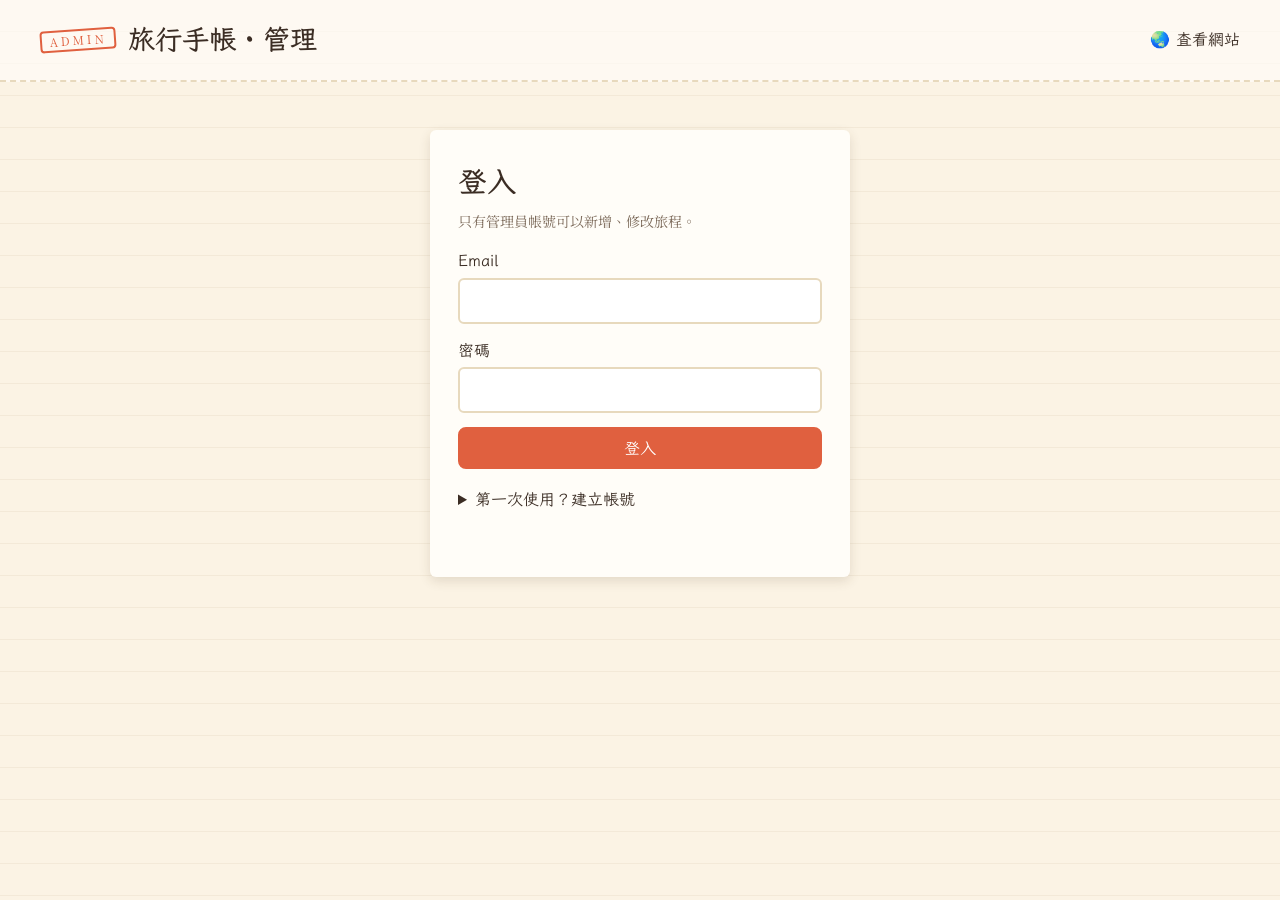
<file: admin.html>
<!DOCTYPE html>
<html lang="zh-Hant">
<head>
  <meta charset="UTF-8">
  <meta name="viewport" content="width=device-width, initial-scale=1.0">
  <meta name="robots" content="noindex">
  <title>旅行手帳・管理</title>
  <link rel="preconnect" href="https://fonts.googleapis.com">
  <link rel="preconnect" href="https://fonts.gstatic.com" crossorigin>
  <link href="https://fonts.googleapis.com/css2?family=LXGW+WenKai+TC:wght@400;700&family=Noto+Serif+TC:wght@400;600&display=swap" rel="stylesheet">
  <link rel="stylesheet" href="lib/leaflet/leaflet.css">
  <link rel="stylesheet" href="admin.css">
</head>
<body>

  <header class="a-header">
    <div class="a-brand">
      <span class="a-stamp">ADMIN</span>
      <h1>旅行手帳・管理</h1>
    </div>
    <div class="a-user">
      <span id="who"></span>
      <a href="index.html" target="_blank" class="a-link">🌏 查看網站</a>
      <button id="logout" class="a-btn ghost" hidden>登出</button>
    </div>
  </header>

  <!-- ===== 登入 ===== -->
  <section id="login-view" class="login card" hidden>
    <h2>登入</h2>
    <p class="hint">只有管理員帳號可以新增、修改旅程。</p>
    <form id="login-form">
      <label>Email<input id="login-email" type="email" autocomplete="username" required></label>
      <label>密碼<input id="login-password" type="password" autocomplete="current-password" minlength="6" required></label>
      <button type="submit" class="a-btn primary">登入</button>
    </form>
    <details class="signup">
      <summary>第一次使用？建立帳號</summary>
      <p class="hint">用管理員的 Email 設定一組密碼（至少 6 個字）。建立後，信箱會收到確認信，點信裡的連結完成確認，再回到這裡登入。</p>
      <button id="signup" class="a-btn">用上面的 Email 和密碼建立帳號</button>
    </details>
    <p id="login-msg" class="msg" role="status"></p>
  </section>

  <!-- ===== 管理畫面 ===== -->
  <div id="app-view" class="app" hidden>

    <aside class="side card">
      <button id="new-trip" class="a-btn primary wide">＋ 新增旅程</button>
      <ul id="trip-list" class="trip-list" aria-label="旅程清單"></ul>
    </aside>

    <section class="editor card" aria-labelledby="editor-title">
      <div class="editor-head">
        <h2 id="editor-title">編輯旅程</h2>
        <span id="dirty" class="dirty" hidden>● 尚未儲存</span>
      </div>

      <form id="trip-form" novalidate>
        <div class="grid">
          <label class="full"><span>標題 <b>*</b></span>
            <input name="title" required maxlength="60" placeholder="例如：京都・楓紅的季節">
          </label>
          <label><span>國家 <b>*</b></span>
            <input name="country" required maxlength="30" placeholder="日本">
          </label>
          <label>城市／地區
            <input name="city" maxlength="30" placeholder="京都">
          </label>
          <label><span>出發日期 <b>*</b></span>
            <input name="date" type="date" required>
          </label>
          <label>回程日期
            <input name="endDate" type="date">
          </label>
        </div>

        <fieldset>
          <legend>📍 地圖位置 <b>*</b></legend>
          <div class="search-row">
            <input id="place-search" type="search" placeholder="輸入地名搜尋，例如：清水寺、Reykjavik">
            <button type="button" id="place-search-btn" class="a-btn">搜尋</button>
          </div>
          <ul id="search-results" class="search-results" hidden></ul>
          <div id="pick-map" class="pick-map" aria-label="點地圖設定位置"></div>
          <p class="hint">搜尋地名，或直接在地圖上點一下（圖釘可以拖曳）。也可以從 Google 地圖複製座標貼到下面。</p>
          <div class="grid three">
            <label>緯度<input name="lat" type="number" step="any" min="-90" max="90" required></label>
            <label>經度<input name="lng" type="number" step="any" min="-180" max="180" required></label>
            <label>貼上座標<input id="paste-coords" placeholder="25.0330, 121.5654"></label>
          </div>
        </fieldset>

        <fieldset>
          <legend>📷 照片</legend>
          <label class="drop" id="drop">
            <input id="photo-input" type="file" accept="image/jpeg,image/png,image/webp" multiple>
            <span>點這裡選照片，或把照片拖進來<br><small>會自動縮小到適合網頁的大小（最長邊 1600px）</small></span>
          </label>
          <ul id="photos" class="photos"></ul>
        </fieldset>

        <label class="full">✍️ 心得
          <textarea name="story" rows="10" placeholder="寫下這趟旅程的故事……空一行就是新的一段。"></textarea>
        </label>

        <div class="actions">
          <button type="submit" id="save" class="a-btn primary">💾 儲存</button>
          <button type="button" id="delete" class="a-btn danger">🗑 刪除這趟旅程</button>
        </div>
      </form>
    </section>
  </div>

  <div id="toast" class="toast" role="status"></div>

  <script src="lib/leaflet/leaflet.js"></script>
  <script src="lib/world.js"></script>
  <script src="config.js"></script>
  <script src="admin.js"></script>
</body>
</html>
</file>
<file: lib/leaflet/leaflet.css>
/* required styles */

.leaflet-pane,
.leaflet-tile,
.leaflet-marker-icon,
.leaflet-marker-shadow,
.leaflet-tile-container,
.leaflet-pane > svg,
.leaflet-pane > canvas,
.leaflet-zoom-box,
.leaflet-image-layer,
.leaflet-layer {
	position: absolute;
	left: 0;
	top: 0;
	}
.leaflet-container {
	overflow: hidden;
	}
.leaflet-tile,
.leaflet-marker-icon,
.leaflet-marker-shadow {
	-webkit-user-select: none;
	   -moz-user-select: none;
	        user-select: none;
	  -webkit-user-drag: none;
	}
/* Prevents IE11 from highlighting tiles in blue */
.leaflet-tile::selection {
	background: transparent;
}
/* Safari renders non-retina tile on retina better with this, but Chrome is worse */
.leaflet-safari .leaflet-tile {
	image-rendering: -webkit-optimize-contrast;
	}
/* hack that prevents hw layers "stretching" when loading new tiles */
.leaflet-safari .leaflet-tile-container {
	width: 1600px;
	height: 1600px;
	-webkit-transform-origin: 0 0;
	}
.leaflet-marker-icon,
.leaflet-marker-shadow {
	display: block;
	}
/* .leaflet-container svg: reset svg max-width decleration shipped in Joomla! (joomla.org) 3.x */
/* .leaflet-container img: map is broken in FF if you have max-width: 100% on tiles */
.leaflet-container .leaflet-overlay-pane svg {
	max-width: none !important;
	max-height: none !important;
	}
.leaflet-container .leaflet-marker-pane img,
.leaflet-container .leaflet-shadow-pane img,
.leaflet-container .leaflet-tile-pane img,
.leaflet-container img.leaflet-image-layer,
.leaflet-container .leaflet-tile {
	max-width: none !important;
	max-height: none !important;
	width: auto;
	padding: 0;
	}

.leaflet-container img.leaflet-tile {
	/* See: https://bugs.chromium.org/p/chromium/issues/detail?id=600120 */
	mix-blend-mode: plus-lighter;
}

.leaflet-container.leaflet-touch-zoom {
	-ms-touch-action: pan-x pan-y;
	touch-action: pan-x pan-y;
	}
.leaflet-container.leaflet-touch-drag {
	-ms-touch-action: pinch-zoom;
	/* Fallback for FF which doesn't support pinch-zoom */
	touch-action: none;
	touch-action: pinch-zoom;
}
.leaflet-container.leaflet-touch-drag.leaflet-touch-zoom {
	-ms-touch-action: none;
	touch-action: none;
}
.leaflet-container {
	-webkit-tap-highlight-color: transparent;
}
.leaflet-container a {
	-webkit-tap-highlight-color: rgba(51, 181, 229, 0.4);
}
.leaflet-tile {
	filter: inherit;
	visibility: hidden;
	}
.leaflet-tile-loaded {
	visibility: inherit;
	}
.leaflet-zoom-box {
	width: 0;
	height: 0;
	-moz-box-sizing: border-box;
	     box-sizing: border-box;
	z-index: 800;
	}
/* workaround for https://bugzilla.mozilla.org/show_bug.cgi?id=888319 */
.leaflet-overlay-pane svg {
	-moz-user-select: none;
	}

.leaflet-pane         { z-index: 400; }

.leaflet-tile-pane    { z-index: 200; }
.leaflet-overlay-pane { z-index: 400; }
.leaflet-shadow-pane  { z-index: 500; }
.leaflet-marker-pane  { z-index: 600; }
.leaflet-tooltip-pane   { z-index: 650; }
.leaflet-popup-pane   { z-index: 700; }

.leaflet-map-pane canvas { z-index: 100; }
.leaflet-map-pane svg    { z-index: 200; }

.leaflet-vml-shape {
	width: 1px;
	height: 1px;
	}
.lvml {
	behavior: url(#default#VML);
	display: inline-block;
	position: absolute;
	}


/* control positioning */

.leaflet-control {
	position: relative;
	z-index: 800;
	pointer-events: visiblePainted; /* IE 9-10 doesn't have auto */
	pointer-events: auto;
	}
.leaflet-top,
.leaflet-bottom {
	position: absolute;
	z-index: 1000;
	pointer-events: none;
	}
.leaflet-top {
	top: 0;
	}
.leaflet-right {
	right: 0;
	}
.leaflet-bottom {
	bottom: 0;
	}
.leaflet-left {
	left: 0;
	}
.leaflet-control {
	float: left;
	clear: both;
	}
.leaflet-right .leaflet-control {
	float: right;
	}
.leaflet-top .leaflet-control {
	margin-top: 10px;
	}
.leaflet-bottom .leaflet-control {
	margin-bottom: 10px;
	}
.leaflet-left .leaflet-control {
	margin-left: 10px;
	}
.leaflet-right .leaflet-control {
	margin-right: 10px;
	}


/* zoom and fade animations */

.leaflet-fade-anim .leaflet-popup {
	opacity: 0;
	-webkit-transition: opacity 0.2s linear;
	   -moz-transition: opacity 0.2s linear;
	        transition: opacity 0.2s linear;
	}
.leaflet-fade-anim .leaflet-map-pane .leaflet-popup {
	opacity: 1;
	}
.leaflet-zoom-animated {
	-webkit-transform-origin: 0 0;
	    -ms-transform-origin: 0 0;
	        transform-origin: 0 0;
	}
svg.leaflet-zoom-animated {
	will-change: transform;
}

.leaflet-zoom-anim .leaflet-zoom-animated {
	-webkit-transition: -webkit-transform 0.25s cubic-bezier(0,0,0.25,1);
	   -moz-transition:    -moz-transform 0.25s cubic-bezier(0,0,0.25,1);
	        transition:         transform 0.25s cubic-bezier(0,0,0.25,1);
	}
.leaflet-zoom-anim .leaflet-tile,
.leaflet-pan-anim .leaflet-tile {
	-webkit-transition: none;
	   -moz-transition: none;
	        transition: none;
	}

.leaflet-zoom-anim .leaflet-zoom-hide {
	visibility: hidden;
	}


/* cursors */

.leaflet-interactive {
	cursor: pointer;
	}
.leaflet-grab {
	cursor: -webkit-grab;
	cursor:    -moz-grab;
	cursor:         grab;
	}
.leaflet-crosshair,
.leaflet-crosshair .leaflet-interactive {
	cursor: crosshair;
	}
.leaflet-popup-pane,
.leaflet-control {
	cursor: auto;
	}
.leaflet-dragging .leaflet-grab,
.leaflet-dragging .leaflet-grab .leaflet-interactive,
.leaflet-dragging .leaflet-marker-draggable {
	cursor: move;
	cursor: -webkit-grabbing;
	cursor:    -moz-grabbing;
	cursor:         grabbing;
	}

/* marker & overlays interactivity */
.leaflet-marker-icon,
.leaflet-marker-shadow,
.leaflet-image-layer,
.leaflet-pane > svg path,
.leaflet-tile-container {
	pointer-events: none;
	}

.leaflet-marker-icon.leaflet-interactive,
.leaflet-image-layer.leaflet-interactive,
.leaflet-pane > svg path.leaflet-interactive,
svg.leaflet-image-layer.leaflet-interactive path {
	pointer-events: visiblePainted; /* IE 9-10 doesn't have auto */
	pointer-events: auto;
	}

/* visual tweaks */

.leaflet-container {
	background: #ddd;
	outline-offset: 1px;
	}
.leaflet-container a {
	color: #0078A8;
	}
.leaflet-zoom-box {
	border: 2px dotted #38f;
	background: rgba(255,255,255,0.5);
	}


/* general typography */
.leaflet-container {
	font-family: "Helvetica Neue", Arial, Helvetica, sans-serif;
	font-size: 12px;
	font-size: 0.75rem;
	line-height: 1.5;
	}


/* general toolbar styles */

.leaflet-bar {
	box-shadow: 0 1px 5px rgba(0,0,0,0.65);
	border-radius: 4px;
	}
.leaflet-bar a {
	background-color: #fff;
	border-bottom: 1px solid #ccc;
	width: 26px;
	height: 26px;
	line-height: 26px;
	display: block;
	text-align: center;
	text-decoration: none;
	color: black;
	}
.leaflet-bar a,
.leaflet-control-layers-toggle {
	background-position: 50% 50%;
	background-repeat: no-repeat;
	display: block;
	}
.leaflet-bar a:hover,
.leaflet-bar a:focus {
	background-color: #f4f4f4;
	}
.leaflet-bar a:first-child {
	border-top-left-radius: 4px;
	border-top-right-radius: 4px;
	}
.leaflet-bar a:last-child {
	border-bottom-left-radius: 4px;
	border-bottom-right-radius: 4px;
	border-bottom: none;
	}
.leaflet-bar a.leaflet-disabled {
	cursor: default;
	background-color: #f4f4f4;
	color: #bbb;
	}

.leaflet-touch .leaflet-bar a {
	width: 30px;
	height: 30px;
	line-height: 30px;
	}
.leaflet-touch .leaflet-bar a:first-child {
	border-top-left-radius: 2px;
	border-top-right-radius: 2px;
	}
.leaflet-touch .leaflet-bar a:last-child {
	border-bottom-left-radius: 2px;
	border-bottom-right-radius: 2px;
	}

/* zoom control */

.leaflet-control-zoom-in,
.leaflet-control-zoom-out {
	font: bold 18px 'Lucida Console', Monaco, monospace;
	text-indent: 1px;
	}

.leaflet-touch .leaflet-control-zoom-in, .leaflet-touch .leaflet-control-zoom-out  {
	font-size: 22px;
	}


/* layers control */

.leaflet-control-layers {
	box-shadow: 0 1px 5px rgba(0,0,0,0.4);
	background: #fff;
	border-radius: 5px;
	}
.leaflet-control-layers-toggle {
	background-image: url(images/layers.png);
	width: 36px;
	height: 36px;
	}
.leaflet-retina .leaflet-control-layers-toggle {
	background-image: url(images/layers-2x.png);
	background-size: 26px 26px;
	}
.leaflet-touch .leaflet-control-layers-toggle {
	width: 44px;
	height: 44px;
	}
.leaflet-control-layers .leaflet-control-layers-list,
.leaflet-control-layers-expanded .leaflet-control-layers-toggle {
	display: none;
	}
.leaflet-control-layers-expanded .leaflet-control-layers-list {
	display: block;
	position: relative;
	}
.leaflet-control-layers-expanded {
	padding: 6px 10px 6px 6px;
	color: #333;
	background: #fff;
	}
.leaflet-control-layers-scrollbar {
	overflow-y: scroll;
	overflow-x: hidden;
	padding-right: 5px;
	}
.leaflet-control-layers-selector {
	margin-top: 2px;
	position: relative;
	top: 1px;
	}
.leaflet-control-layers label {
	display: block;
	font-size: 13px;
	font-size: 1.08333em;
	}
.leaflet-control-layers-separator {
	height: 0;
	border-top: 1px solid #ddd;
	margin: 5px -10px 5px -6px;
	}

/* Default icon URLs */
.leaflet-default-icon-path { /* used only in path-guessing heuristic, see L.Icon.Default */
	background-image: url(images/marker-icon.png);
	}


/* attribution and scale controls */

.leaflet-container .leaflet-control-attribution {
	background: #fff;
	background: rgba(255, 255, 255, 0.8);
	margin: 0;
	}
.leaflet-control-attribution,
.leaflet-control-scale-line {
	padding: 0 5px;
	color: #333;
	line-height: 1.4;
	}
.leaflet-control-attribution a {
	text-decoration: none;
	}
.leaflet-control-attribution a:hover,
.leaflet-control-attribution a:focus {
	text-decoration: underline;
	}
.leaflet-attribution-flag {
	display: inline !important;
	vertical-align: baseline !important;
	width: 1em;
	height: 0.6669em;
	}
.leaflet-left .leaflet-control-scale {
	margin-left: 5px;
	}
.leaflet-bottom .leaflet-control-scale {
	margin-bottom: 5px;
	}
.leaflet-control-scale-line {
	border: 2px solid #777;
	border-top: none;
	line-height: 1.1;
	padding: 2px 5px 1px;
	white-space: nowrap;
	-moz-box-sizing: border-box;
	     box-sizing: border-box;
	background: rgba(255, 255, 255, 0.8);
	text-shadow: 1px 1px #fff;
	}
.leaflet-control-scale-line:not(:first-child) {
	border-top: 2px solid #777;
	border-bottom: none;
	margin-top: -2px;
	}
.leaflet-control-scale-line:not(:first-child):not(:last-child) {
	border-bottom: 2px solid #777;
	}

.leaflet-touch .leaflet-control-attribution,
.leaflet-touch .leaflet-control-layers,
.leaflet-touch .leaflet-bar {
	box-shadow: none;
	}
.leaflet-touch .leaflet-control-layers,
.leaflet-touch .leaflet-bar {
	border: 2px solid rgba(0,0,0,0.2);
	background-clip: padding-box;
	}


/* popup */

.leaflet-popup {
	position: absolute;
	text-align: center;
	margin-bottom: 20px;
	}
.leaflet-popup-content-wrapper {
	padding: 1px;
	text-align: left;
	border-radius: 12px;
	}
.leaflet-popup-content {
	margin: 13px 24px 13px 20px;
	line-height: 1.3;
	font-size: 13px;
	font-size: 1.08333em;
	min-height: 1px;
	}
.leaflet-popup-content p {
	margin: 17px 0;
	margin: 1.3em 0;
	}
.leaflet-popup-tip-container {
	width: 40px;
	height: 20px;
	position: absolute;
	left: 50%;
	margin-top: -1px;
	margin-left: -20px;
	overflow: hidden;
	pointer-events: none;
	}
.leaflet-popup-tip {
	width: 17px;
	height: 17px;
	padding: 1px;

	margin: -10px auto 0;
	pointer-events: auto;

	-webkit-transform: rotate(45deg);
	   -moz-transform: rotate(45deg);
	    -ms-transform: rotate(45deg);
	        transform: rotate(45deg);
	}
.leaflet-popup-content-wrapper,
.leaflet-popup-tip {
	background: white;
	color: #333;
	box-shadow: 0 3px 14px rgba(0,0,0,0.4);
	}
.leaflet-container a.leaflet-popup-close-button {
	position: absolute;
	top: 0;
	right: 0;
	border: none;
	text-align: center;
	width: 24px;
	height: 24px;
	font: 16px/24px Tahoma, Verdana, sans-serif;
	color: #757575;
	text-decoration: none;
	background: transparent;
	}
.leaflet-container a.leaflet-popup-close-button:hover,
.leaflet-container a.leaflet-popup-close-button:focus {
	color: #585858;
	}
.leaflet-popup-scrolled {
	overflow: auto;
	}

.leaflet-oldie .leaflet-popup-content-wrapper {
	-ms-zoom: 1;
	}
.leaflet-oldie .leaflet-popup-tip {
	width: 24px;
	margin: 0 auto;

	-ms-filter: "progid:DXImageTransform.Microsoft.Matrix(M11=0.70710678, M12=0.70710678, M21=-0.70710678, M22=0.70710678)";
	filter: progid:DXImageTransform.Microsoft.Matrix(M11=0.70710678, M12=0.70710678, M21=-0.70710678, M22=0.70710678);
	}

.leaflet-oldie .leaflet-control-zoom,
.leaflet-oldie .leaflet-control-layers,
.leaflet-oldie .leaflet-popup-content-wrapper,
.leaflet-oldie .leaflet-popup-tip {
	border: 1px solid #999;
	}


/* div icon */

.leaflet-div-icon {
	background: #fff;
	border: 1px solid #666;
	}


/* Tooltip */
/* Base styles for the element that has a tooltip */
.leaflet-tooltip {
	position: absolute;
	padding: 6px;
	background-color: #fff;
	border: 1px solid #fff;
	border-radius: 3px;
	color: #222;
	white-space: nowrap;
	-webkit-user-select: none;
	-moz-user-select: none;
	-ms-user-select: none;
	user-select: none;
	pointer-events: none;
	box-shadow: 0 1px 3px rgba(0,0,0,0.4);
	}
.leaflet-tooltip.leaflet-interactive {
	cursor: pointer;
	pointer-events: auto;
	}
.leaflet-tooltip-top:before,
.leaflet-tooltip-bottom:before,
.leaflet-tooltip-left:before,
.leaflet-tooltip-right:before {
	position: absolute;
	pointer-events: none;
	border: 6px solid transparent;
	background: transparent;
	content: "";
	}

/* Directions */

.leaflet-tooltip-bottom {
	margin-top: 6px;
}
.leaflet-tooltip-top {
	margin-top: -6px;
}
.leaflet-tooltip-bottom:before,
.leaflet-tooltip-top:before {
	left: 50%;
	margin-left: -6px;
	}
.leaflet-tooltip-top:before {
	bottom: 0;
	margin-bottom: -12px;
	border-top-color: #fff;
	}
.leaflet-tooltip-bottom:before {
	top: 0;
	margin-top: -12px;
	margin-left: -6px;
	border-bottom-color: #fff;
	}
.leaflet-tooltip-left {
	margin-left: -6px;
}
.leaflet-tooltip-right {
	margin-left: 6px;
}
.leaflet-tooltip-left:before,
.leaflet-tooltip-right:before {
	top: 50%;
	margin-top: -6px;
	}
.leaflet-tooltip-left:before {
	right: 0;
	margin-right: -12px;
	border-left-color: #fff;
	}
.leaflet-tooltip-right:before {
	left: 0;
	margin-left: -12px;
	border-right-color: #fff;
	}

/* Printing */

@media print {
	/* Prevent printers from removing background-images of controls. */
	.leaflet-control {
		-webkit-print-color-adjust: exact;
		print-color-adjust: exact;
		}
	}
</file>
<file: admin.css>
/* ===== 管理頁外觀（沿用網站的手帳風） ===== */
:root {
  --paper: #fbf3e4;
  --paper-dark: #f1e5cc;
  --ink: #3b2d24;
  --ink-soft: #7d6b5b;
  --accent: #e0603f;
  --mint: #4fa3a5;
  --danger: #c0392b;
  --card: #fffdf8;
  --line: #e7d9bd;
  --shadow: 0 4px 12px rgba(80, 55, 30, .14);
  --hand: "LXGW WenKai TC", "Noto Serif TC", serif;
  --body: "Noto Serif TC", serif;
}
* { box-sizing: border-box; }
body {
  margin: 0; min-height: 100vh; color: var(--ink); font-family: var(--body); line-height: 1.6;
  background: var(--paper) repeating-linear-gradient(to bottom, transparent 0 31px, rgba(160,130,90,.09) 31px 32px);
}
[hidden] { display: none !important; }
h1, h2 { font-family: var(--hand); margin: 0; }
.card { background: var(--card); box-shadow: var(--shadow); border-radius: 6px; }
.hint { color: var(--ink-soft); font-size: .88rem; margin: 6px 0; }

/* 頁首 */
.a-header {
  display: flex; flex-wrap: wrap; gap: 12px; align-items: center; justify-content: space-between;
  padding: 18px clamp(16px, 4vw, 40px); border-bottom: 2px dashed var(--line); background: rgba(255,253,248,.7);
}
.a-brand { display: flex; align-items: center; gap: 12px; }
.a-brand h1 { font-size: 1.7rem; }
.a-stamp {
  border: 2px solid var(--accent); color: var(--accent); border-radius: 4px; padding: 0 8px;
  font-size: .72rem; letter-spacing: .25em; transform: rotate(-4deg);
}
.a-user { display: flex; align-items: center; gap: 12px; font-size: .9rem; color: var(--ink-soft); }
.a-link { color: var(--ink); text-decoration: none; font-family: var(--hand); font-size: 1rem; }
.a-link:hover { color: var(--accent); }

/* 按鈕 */
.a-btn {
  padding: 8px 16px; border: 2px solid var(--line); border-radius: 8px; cursor: pointer;
  background: var(--card); color: var(--ink); font-family: var(--hand); font-size: 1rem;
  transition: transform .15s, border-color .15s, background .15s;
}
.a-btn:hover { border-color: var(--accent); transform: translateY(-1px); }
.a-btn:disabled { opacity: .5; cursor: wait; transform: none; }
.a-btn.primary { background: var(--accent); border-color: var(--accent); color: #fff; }
.a-btn.primary:hover { background: #c94f30; }
.a-btn.danger { color: var(--danger); }
.a-btn.danger:hover { border-color: var(--danger); background: #fdeceb; }
.a-btn.ghost { padding: 4px 12px; font-size: .9rem; }
.a-btn.wide { width: 100%; }
.a-btn.small { padding: 2px 8px; font-size: .85rem; border-width: 1.5px; }

/* 表單欄位 */
label { display: flex; flex-direction: column; gap: 4px; font-family: var(--hand); font-size: 1rem; }
label b { color: var(--accent); font-weight: 400; }
input, textarea {
  width: 100%; padding: 9px 12px; border: 2px solid var(--line); border-radius: 6px;
  background: #fff; color: var(--ink); font: 1rem/1.5 var(--body);
}
input:focus, textarea:focus { outline: none; border-color: var(--accent); }
input:user-invalid, input.invalid { border-color: var(--danger); background: #fff6f5; }
textarea { resize: vertical; line-height: 1.8; }

/* 登入 */
.login { max-width: 420px; margin: 48px auto; padding: 28px; }
.login h2 { font-size: 1.8rem; }
.login form { display: grid; gap: 14px; margin-top: 16px; }
.signup { margin-top: 18px; font-size: .92rem; }
.signup summary { cursor: pointer; font-family: var(--hand); font-size: 1rem; }
.msg { min-height: 1.5em; margin: 14px 0 0; font-size: .92rem; }
.msg.error { color: var(--danger); }
.msg.ok { color: #2e7d32; }

/* 管理畫面 */
.app {
  display: grid; grid-template-columns: 280px minmax(0, 1fr); gap: 24px; align-items: start;
  max-width: 1280px; margin: 24px auto; padding: 0 clamp(16px, 3vw, 32px) 48px;
}
.side { padding: 14px; position: sticky; top: 16px; max-height: calc(100vh - 32px); overflow-y: auto; }
.trip-list { list-style: none; margin: 12px 0 0; padding: 0; display: grid; gap: 6px; }
.trip-list button {
  width: 100%; display: flex; gap: 10px; align-items: center; padding: 6px; text-align: left;
  border: 2px solid transparent; border-radius: 6px; background: none; cursor: pointer; font: inherit; color: inherit;
}
.trip-list button:hover { background: var(--paper); }
.trip-list button[aria-current="true"] { border-color: var(--accent); background: #fff4ef; }
.trip-list img { width: 52px; height: 40px; object-fit: cover; border-radius: 3px; flex: none; background: var(--paper-dark); }
.trip-list strong { display: block; font-family: var(--hand); font-weight: 400; font-size: 1rem; line-height: 1.3; }
.trip-list small { color: var(--ink-soft); font-size: .78rem; }
.trip-list .empty { color: var(--ink-soft); font-size: .9rem; padding: 8px; }

.editor { padding: clamp(18px, 3vw, 32px); }
.editor-head { display: flex; align-items: baseline; gap: 12px; margin-bottom: 18px; }
.editor-head h2 { font-size: 1.8rem; }
.dirty { color: var(--accent); font-size: .85rem; }
#trip-form { display: grid; gap: 22px; }
.grid { display: grid; grid-template-columns: 1fr 1fr; gap: 14px; }
.grid.three { grid-template-columns: 1fr 1fr 1.4fr; }
.full { grid-column: 1 / -1; }
fieldset { border: 2px dashed var(--line); border-radius: 8px; padding: 14px 16px 16px; margin: 0; }
legend { font-family: var(--hand); font-size: 1.1rem; padding: 0 6px; }
legend b { color: var(--accent); font-weight: 400; }

.search-row { display: flex; gap: 8px; }
.search-row .a-btn { flex: none; white-space: nowrap; }
.search-results { list-style: none; margin: 6px 0 0; padding: 4px; border: 2px solid var(--line); border-radius: 6px; background: #fff; }
.search-results button {
  width: 100%; text-align: left; padding: 6px 8px; border: none; background: none; cursor: pointer;
  font: .9rem/1.4 var(--body); color: var(--ink); border-radius: 4px;
}
.search-results button:hover { background: var(--paper); }
.pick-map { height: 320px; margin-top: 10px; border-radius: 6px; background: #d6e4e1; cursor: crosshair; }
.pin {
  width: 26px; height: 26px; border-radius: 50% 50% 50% 0; background: var(--accent);
  transform: rotate(-45deg); border: 3px solid #fff; box-shadow: 0 2px 6px rgba(0,0,0,.35);
}

/* 照片 */
.drop {
  position: relative; display: grid; place-items: center; text-align: center; padding: 22px;
  border: 2px dashed var(--accent); border-radius: 8px; background: #fff8f3; cursor: pointer;
  color: var(--ink-soft); font-family: var(--body); font-size: .95rem; transition: background .15s;
}
.drop.over { background: #ffeadd; }
.drop input { position: absolute; inset: 0; opacity: 0; cursor: pointer; }
.photos { list-style: none; margin: 14px 0 0; padding: 0; display: grid; gap: 12px; grid-template-columns: repeat(auto-fill, minmax(190px, 1fr)); }
.photo {
  position: relative; background: #fff; padding: 8px; border-radius: 4px; box-shadow: var(--shadow);
  display: grid; gap: 6px;
}
.photo img { width: 100%; aspect-ratio: 4 / 3; object-fit: cover; border-radius: 2px; background: var(--paper-dark); }
.photo.uploading img { opacity: .4; }
.photo .status { position: absolute; top: 40%; left: 0; right: 0; text-align: center; font-family: var(--hand); }
.photo input { padding: 5px 8px; font-size: .88rem; }
.photo .row { display: flex; gap: 4px; align-items: center; flex-wrap: wrap; }
.photo .cover { flex-direction: row; align-items: center; gap: 4px; font-family: var(--body); font-size: .82rem; margin-right: auto; }
.photo .cover input { width: auto; }
.photo.is-cover { outline: 3px solid var(--accent); }

.actions { display: flex; gap: 12px; justify-content: space-between; flex-wrap: wrap; padding-top: 6px; border-top: 2px dashed var(--line); }
.actions .primary { min-width: 160px; font-size: 1.1rem; }

/* 提示訊息 */
.toast {
  position: fixed; left: 50%; bottom: 24px; transform: translate(-50%, 20px); z-index: 2000;
  padding: 10px 20px; border-radius: 999px; background: var(--ink); color: #fff; font-family: var(--hand);
  opacity: 0; pointer-events: none; transition: opacity .25s, transform .25s; max-width: calc(100vw - 32px); text-align: center;
}
.toast.show { opacity: 1; transform: translate(-50%, 0); }
.toast.error { background: var(--danger); }

@media (max-width: 860px) {
  .app { grid-template-columns: 1fr; }
  .side { position: static; max-height: 280px; }
  .grid, .grid.three { grid-template-columns: 1fr; }
}
</file>
